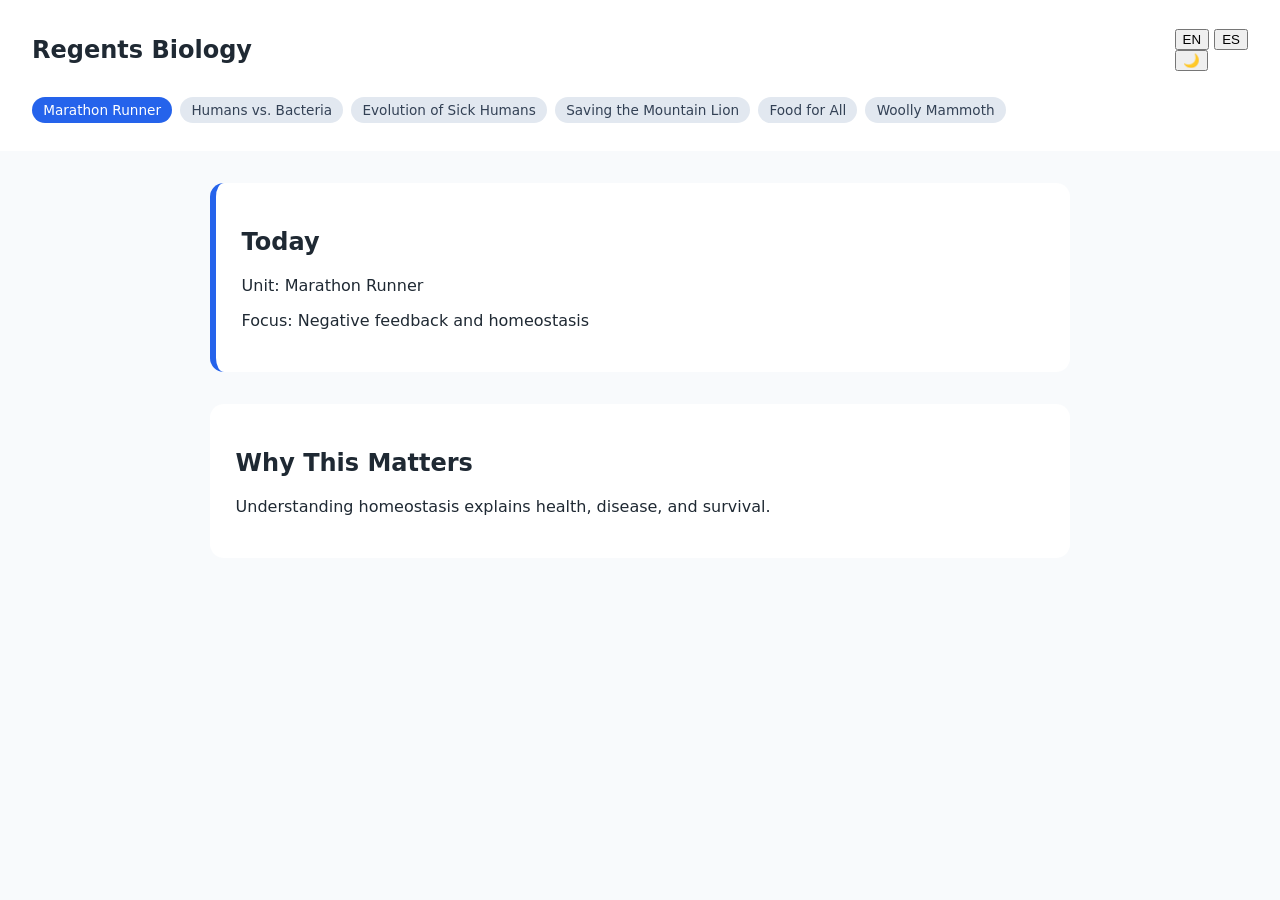
<file: index.html>
<!DOCTYPE html>
<html lang="en">
<head>
  <meta charset="UTF-8">
  <title>Regents Biology</title>
  <link rel="stylesheet" href="style.css">
</head>
<body>

<nav>
  <div class="nav-top">
    <h1>Regents Biology</h1>

    <div class="controls">
      <div class="lang-toggle">
        <button onclick="setLanguage('en')">EN</button>
        <button onclick="setLanguage('es')">ES</button>
      </div>

      <button class="theme-toggle" onclick="toggleTheme()">🌙</button>
    </div>
  </div>

  <ul class="unit-nav">
    <li><a href="units.html#u1" data-unit="1" data-en="Marathon Runner" data-es="Corredor de Maratón"></a></li>
    <li><a href="units.html#u2" data-unit="2" data-en="Humans vs. Bacteria" data-es="Humanos vs. Bacterias"></a></li>
    <li><a href="units.html#u3" data-unit="3" data-en="Evolution of Sick Humans" data-es="Evolución de Humanos Enfermos"></a></li>
    <li><a href="units.html#u4" data-unit="4" data-en="Saving the Mountain Lion" data-es="Salvando al León de Montaña"></a></li>
    <li><a href="units.html#u5" data-unit="5" data-en="Food for All" data-es="Alimentos para Todos"></a></li>
    <li><a href="units.html#u6" data-unit="6" data-en="Woolly Mammoth" data-es="Mamut Lanudo"></a></li>
  </ul>
</nav>

<main>

  <!-- TODAY BOX -->
  <section class="today">
    <h2 data-en="Today" data-es="Hoy"></h2>

    <p data-en="Unit: Marathon Runner"
       data-es="Unidad: Corredor de Maratón"></p>

    <p data-en="Focus: Negative feedback and homeostasis"
       data-es="Enfoque: Retroalimentación negativa y homeostasis"></p>

    <!-- Optional embed later -->
    <!-- Paste Google Slides iframe here -->
  </section>

  <section>
    <h2 data-en="Why This Matters" data-es="Por Qué Esto Importa"></h2>

    <p data-en="Understanding homeostasis explains health, disease, and survival."
       data-es="Comprender la homeostasis explica la salud, las enfermedades y la supervivencia."></p>
  </section>

</main>

<script src="language.js"></script>
<script src="theme.js"></script>
<script>
  setCurrentUnit(1); // ← CHANGE THIS NUMBER AS YOU MOVE THROUGH UNITS
</script>
</body>
</html>
</file>
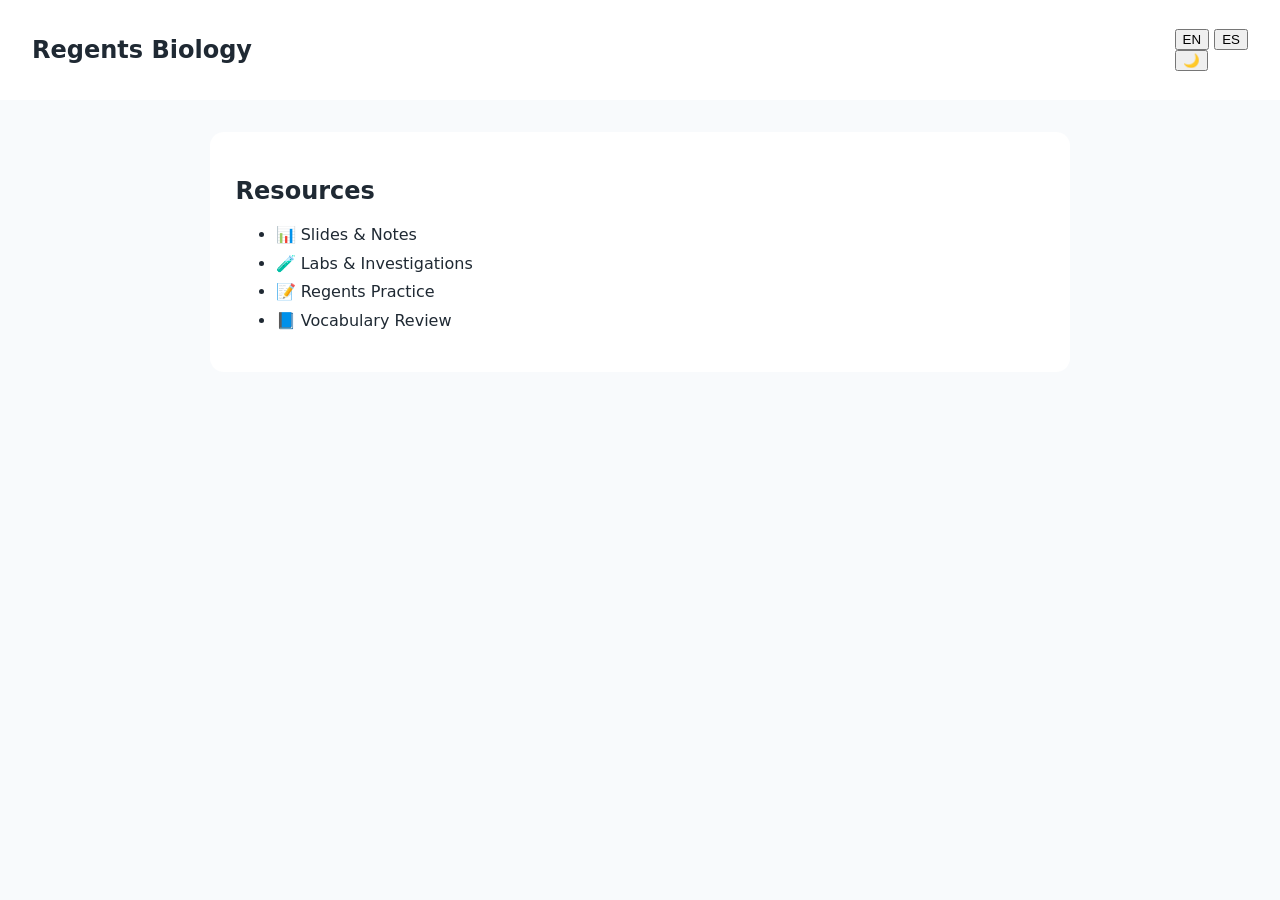
<file: resources.html>
<!DOCTYPE html>
<html lang="en">
<head>
  <meta charset="UTF-8">
  <title>Resources | Regents Biology</title>
  <link rel="stylesheet" href="style.css">
</head>
<body>

<nav>
  <div class="nav-top">
    <h1>Regents Biology</h1>

    <div class="controls">
      <div class="lang-toggle">
        <button onclick="setLanguage('en')">EN</button>
        <button onclick="setLanguage('es')">ES</button>
      </div>

      <button class="theme-toggle" onclick="toggleTheme()">🌙</button>
    </div>
  </div>
</nav>

<main>
  <section>
    <h2 data-en="Resources" data-es="Recursos"></h2>

    <ul class="resource-list">
      <li>📊 <span data-en="Slides & Notes" data-es="Presentaciones y Apuntes"></span></li>
      <li>🧪 <span data-en="Labs & Investigations" data-es="Laboratorios e Investigaciones"></span></li>
      <li>📝 <span data-en="Regents Practice" data-es="Práctica Regents"></span></li>
      <li>📘 <span data-en="Vocabulary Review" data-es="Repaso de Vocabulario"></span></li>
    </ul>
  </section>
</main>

<script src="language.js"></script>
<script src="theme.js"></script>
</body>
</html>
</file>
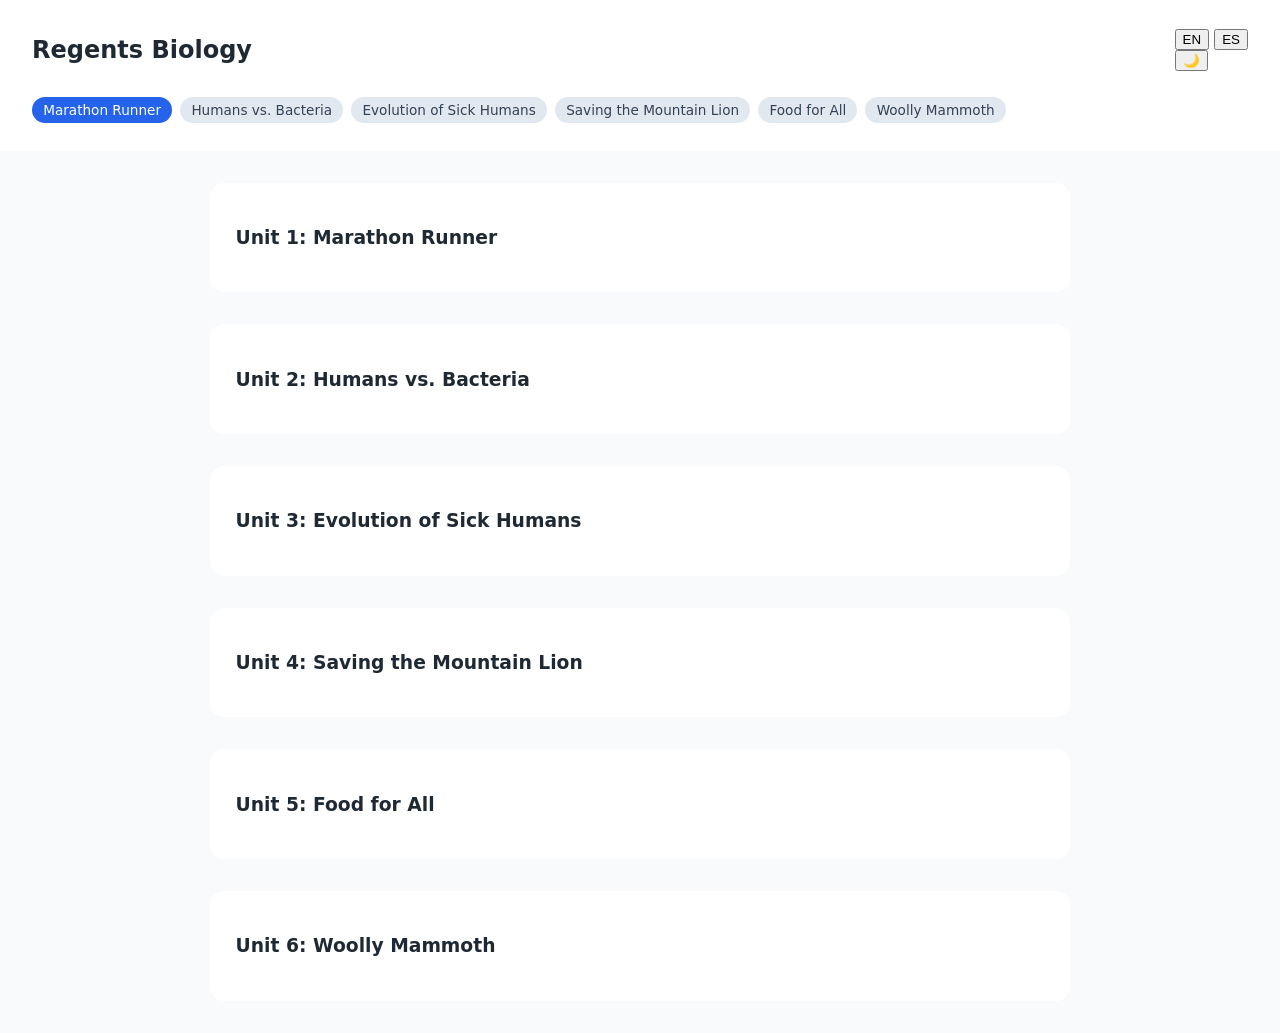
<file: units.html>
<!DOCTYPE html>
<html lang="en">
<head>
  <meta charset="UTF-8">
  <title>Units | Regents Biology</title>
  <link rel="stylesheet" href="style.css">
</head>
<body>

<nav>
  <div class="nav-top">
    <h1>Regents Biology</h1>

    <div class="controls">
      <div class="lang-toggle">
        <button onclick="setLanguage('en')">EN</button>
        <button onclick="setLanguage('es')">ES</button>
      </div>

      <button class="theme-toggle" onclick="toggleTheme()">🌙</button>
    </div>
  </div>

  <ul class="unit-nav">
    <li><a href="#u1" data-unit="1" data-en="Marathon Runner" data-es="Corredor de Maratón"></a></li>
    <li><a href="#u2" data-unit="2" data-en="Humans vs. Bacteria" data-es="Humanos vs. Bacterias"></a></li>
    <li><a href="#u3" data-unit="3" data-en="Evolution of Sick Humans" data-es="Evolución de Humanos Enfermos"></a></li>
    <li><a href="#u4" data-unit="4" data-en="Saving the Mountain Lion" data-es="Salvando al León de Montaña"></a></li>
    <li><a href="#u5" data-unit="5" data-en="Food for All" data-es="Alimentos para Todos"></a></li>
    <li><a href="#u6" data-unit="6" data-en="Woolly Mammoth" data-es="Mamut Lanudo"></a></li>
  </ul>
</nav>

<main>
  <section id="u1"><h3>Unit 1: Marathon Runner</h3></section>
  <section id="u2"><h3>Unit 2: Humans vs. Bacteria</h3></section>
  <section id="u3"><h3>Unit 3: Evolution of Sick Humans</h3></section>
  <section id="u4"><h3>Unit 4: Saving the Mountain Lion</h3></section>
  <section id="u5"><h3>Unit 5: Food for All</h3></section>
  <section id="u6"><h3>Unit 6: Woolly Mammoth</h3></section>
</main>

<script src="language.js"></script>
<script src="theme.js"></script>
<script>
  setCurrentUnit(1);
</script>
</body>
</html>
</file>
<file: style.css>
:root {
  --bg: #f8fafc;
  --card: #ffffff;
  --text: #1f2933;
  --accent: #2563eb;
}

body.dark {
  --bg: #0f172a;
  --card: #020617;
  --text: #e5e7eb;
  --accent: #60a5fa;
}

body {
  margin: 0;
  font-family: Inter, system-ui, sans-serif;
  background: var(--bg);
  color: var(--text);
  transition: background 0.3s, color 0.3s;
}

nav {
  padding: 1rem 2rem;
  background: var(--card);
  position: sticky;
  top: 0;
}

.nav-top {
  display: flex;
  justify-content: space-between;
  align-items: center;
}

.unit-nav {
  display: flex;
  flex-wrap: wrap;
  gap: 0.5rem;
  list-style: none;
  padding: 0;
}

.unit-nav a {
  padding: 0.3rem 0.7rem;
  border-radius: 999px;
  background: #e2e8f0;
  text-decoration: none;
  color: #334155;
  font-size: 0.85rem;
}

.unit-nav a.active {
  background: var(--accent);
  color: white;
}

main {
  max-width: 860px;
  margin: 2rem auto;
  padding: 0 1rem;
}

section {
  background: var(--card);
  padding: 1.6rem;
  border-radius: 14px;
  margin-bottom: 2rem;
}

.today {
  border-left: 6px solid var(--accent);
}

.resource-list li {
  margin-bottom: 0.6rem;
}
</file>
